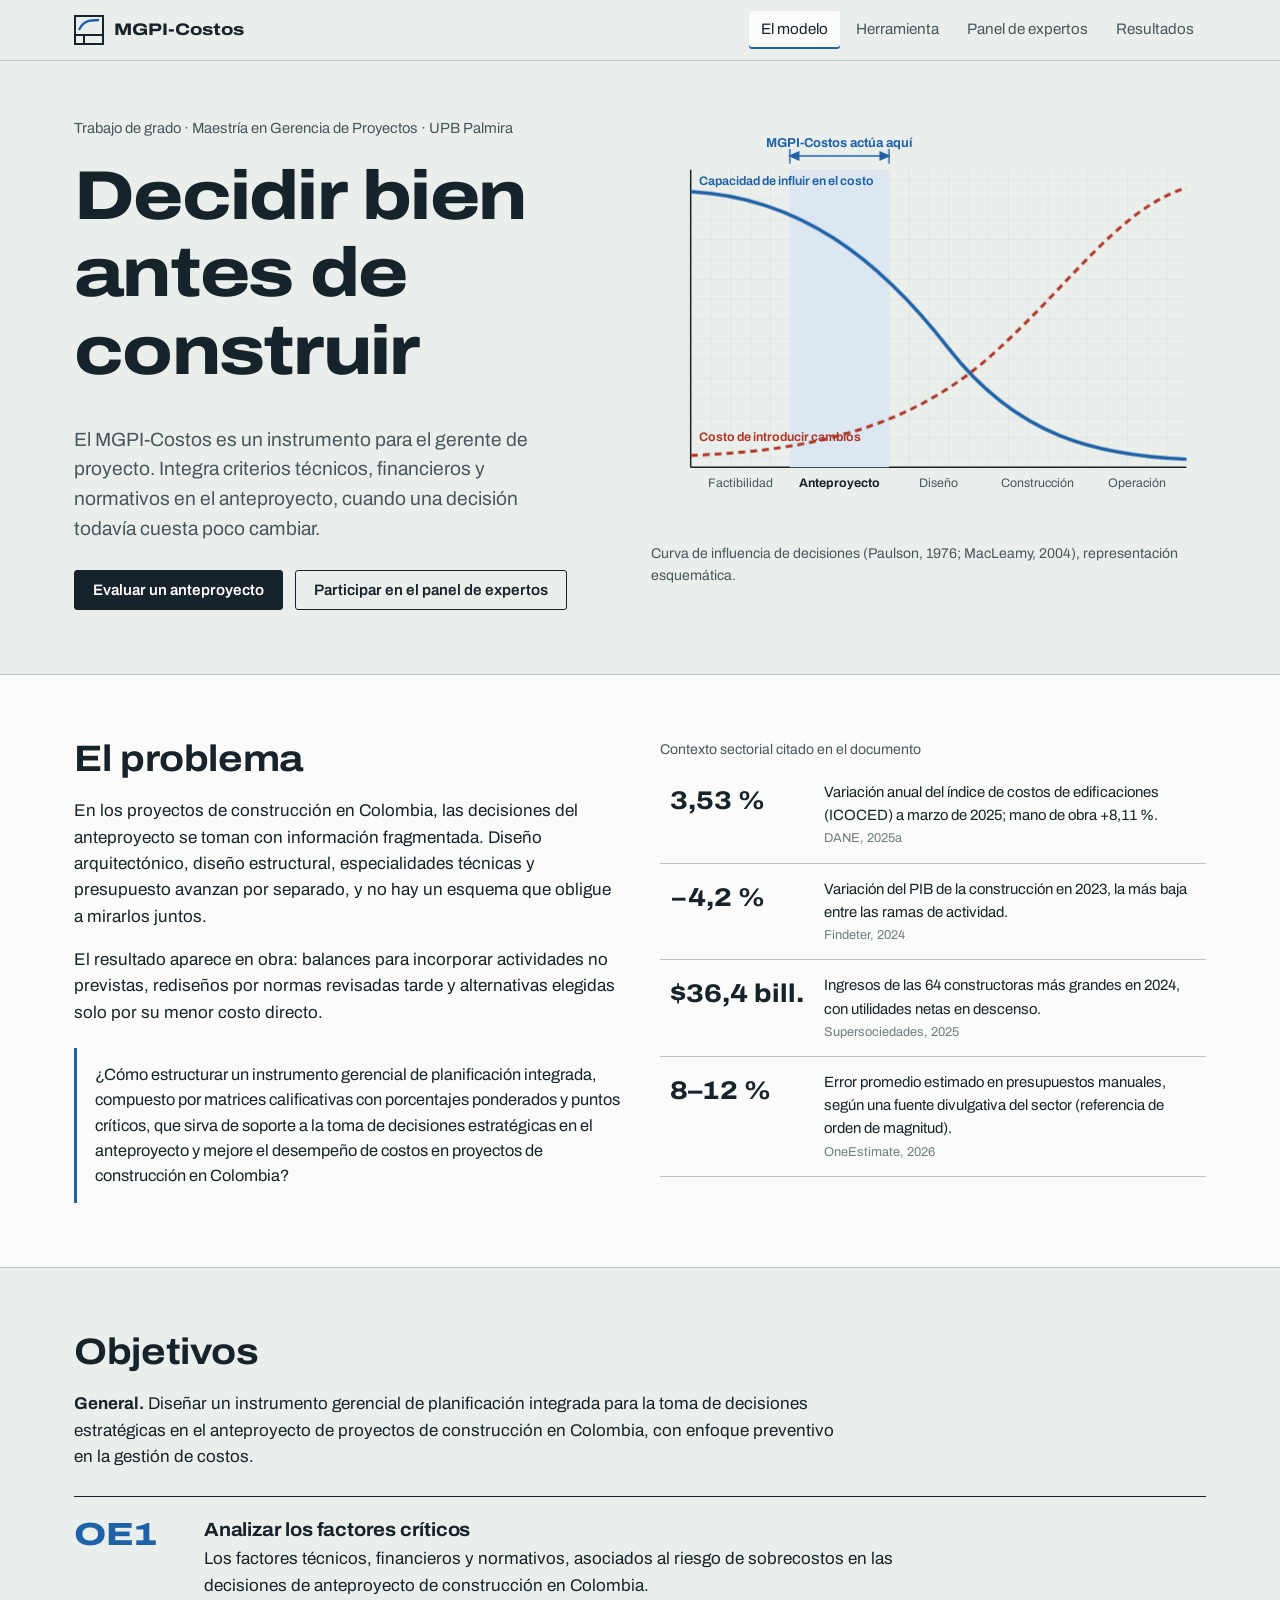
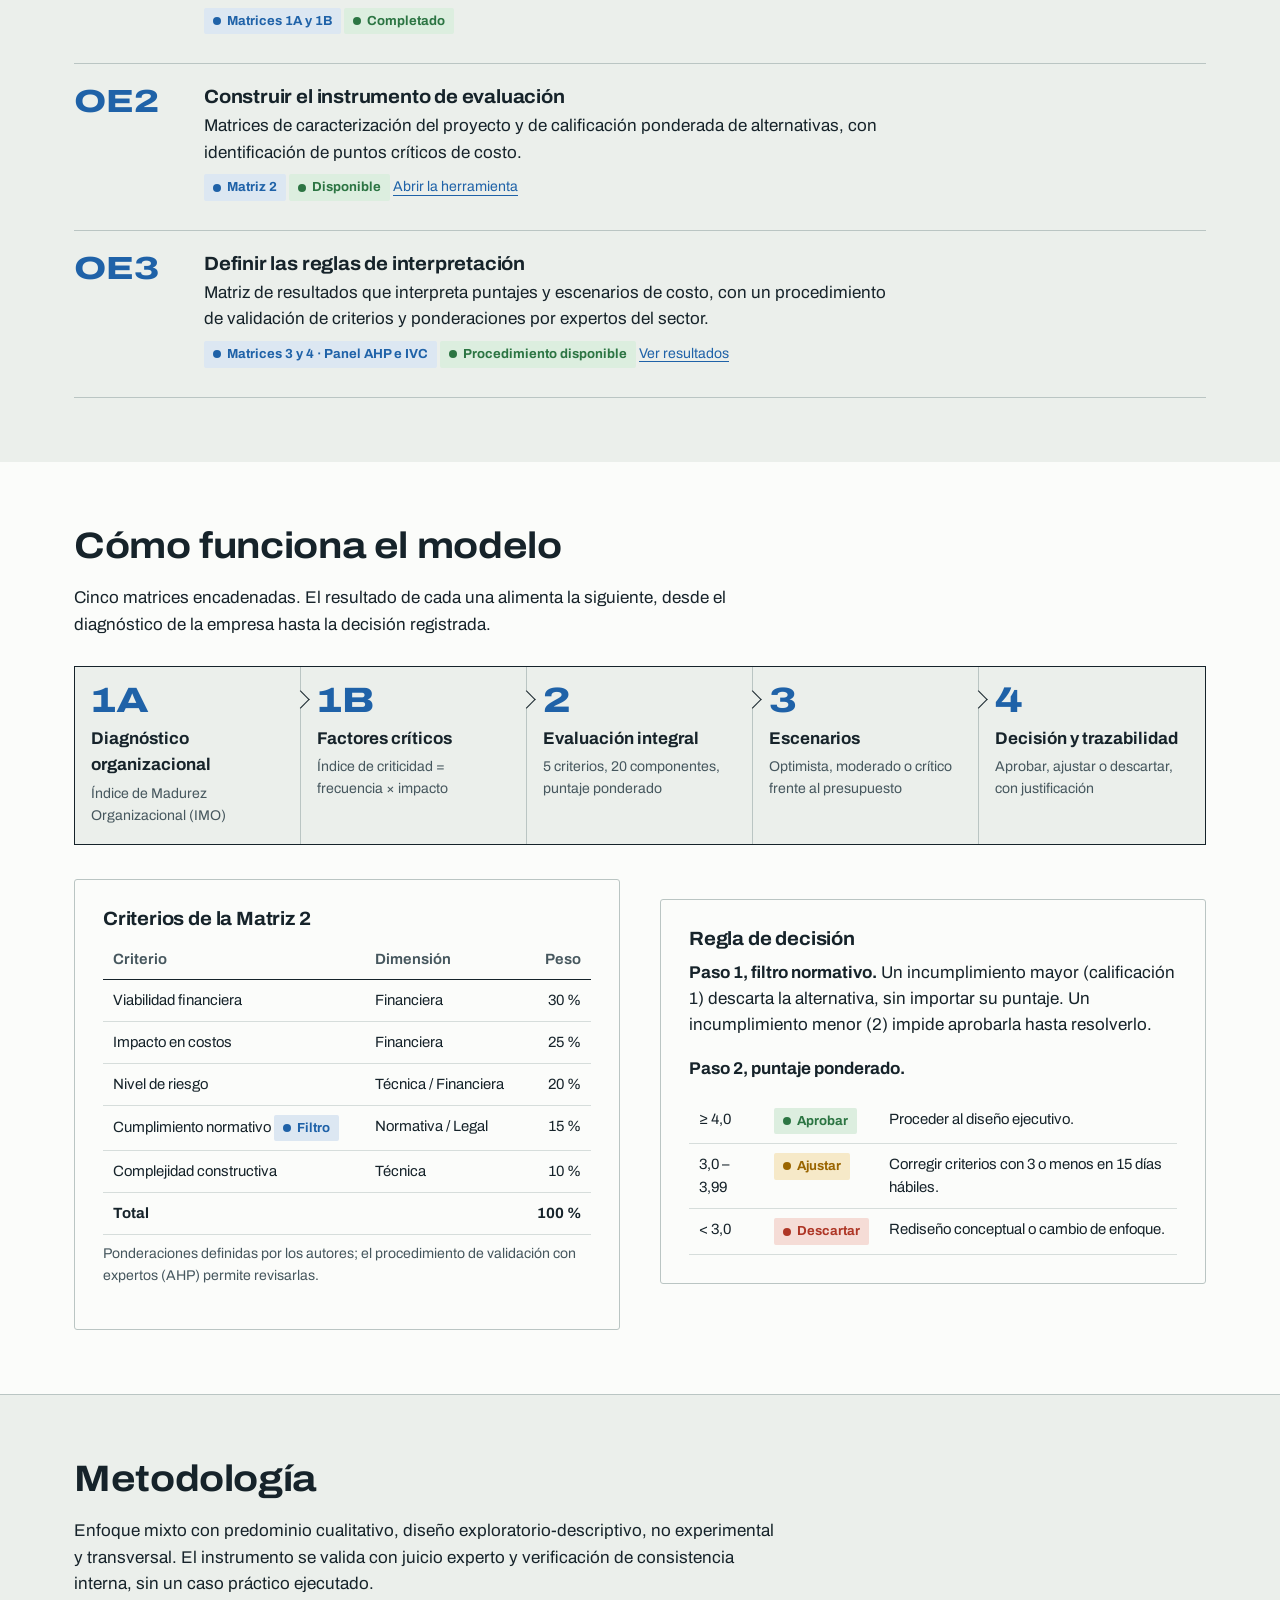
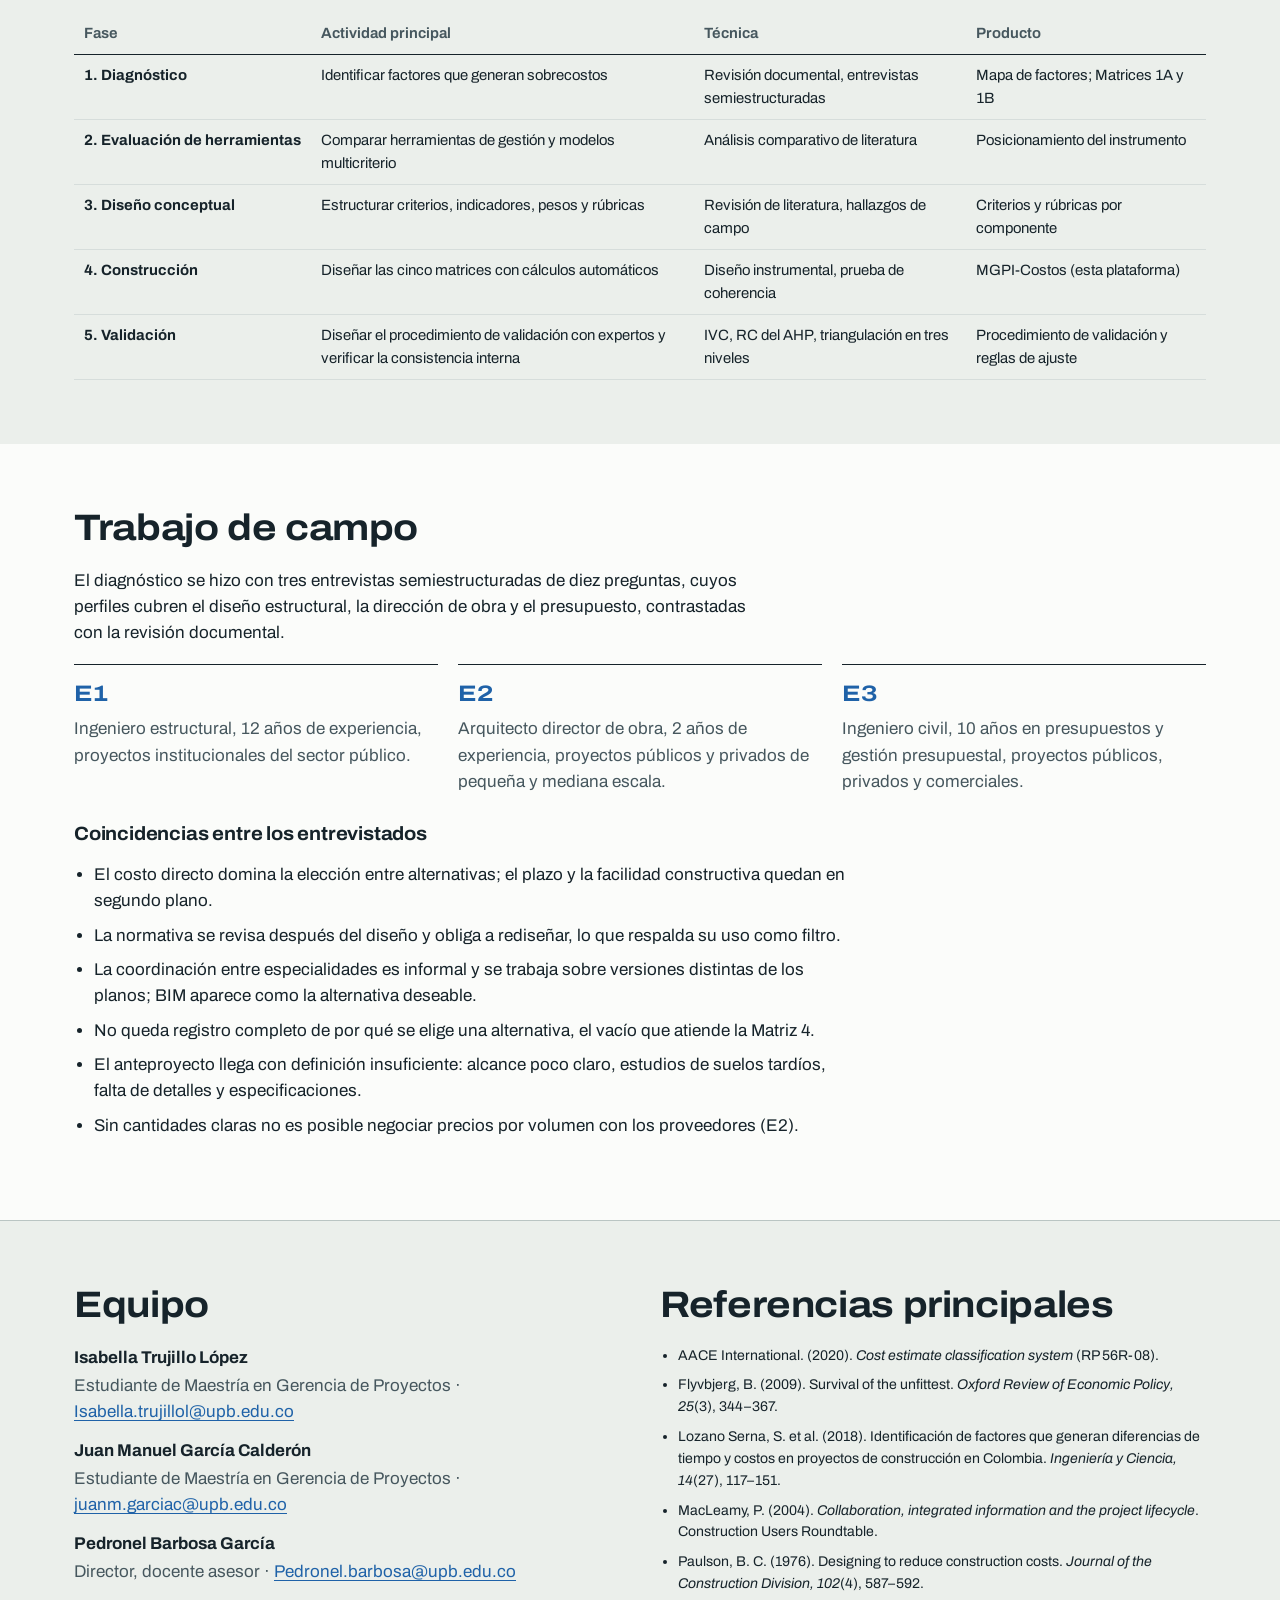
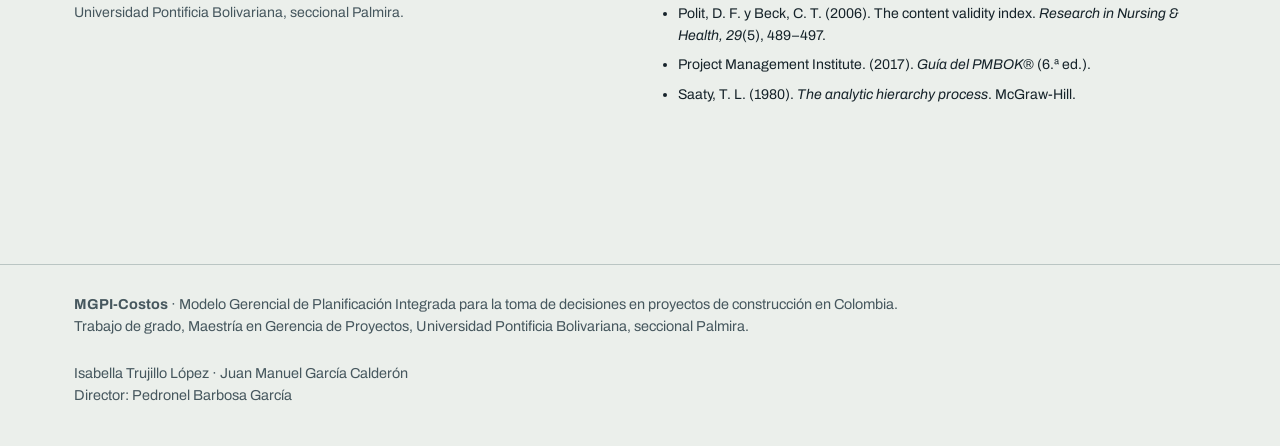
<file: index.html>
<!doctype html>
<html lang="es">
<head>
<meta charset="utf-8">
<meta name="viewport" content="width=device-width,initial-scale=1">
<title>MGPI-Costos · Modelo gerencial para decidir en el anteproyecto</title>
<meta name="description" content="Instrumento gerencial de planificación integrada para la toma de decisiones en el anteproyecto de proyectos de construcción en Colombia. Trabajo de grado, Maestría en Gerencia de Proyectos, UPB Palmira.">
<meta property="og:title" content="MGPI-Costos · Decidir bien antes de construir">
<meta property="og:description" content="Cinco matrices que integran criterios técnicos, financieros y normativos en el anteproyecto.">
<link rel="icon" href="/assets/favicon.svg" type="image/svg+xml">
<link rel="stylesheet" href="/assets/style.css">
<link rel="stylesheet" href="/assets/home.css">
</head>
<body data-page="inicio">
<main>

<section class="hero">
  <div class="wrap hero-grid">
    <div class="hero-text">
      <p class="kicker">Trabajo de grado · Maestría en Gerencia de Proyectos · UPB Palmira</p>
      <h1>Decidir bien antes de construir</h1>
      <p class="lead">El MGPI-Costos es un instrumento para el gerente de proyecto. Integra criterios técnicos, financieros y normativos en el anteproyecto, cuando una decisión todavía cuesta poco cambiar.</p>
      <div class="cta">
        <a class="btn" href="/herramienta/">Evaluar un anteproyecto</a>
        <a class="btn ghost" href="/validacion/">Participar en el panel de expertos</a>
      </div>
    </div>
    <figure class="curve" aria-labelledby="curve-cap">
      <svg viewBox="0 0 560 400" role="img" aria-label="Curva de influencia de decisiones: la capacidad de influir en el costo cae a lo largo del proyecto mientras el costo de los cambios sube.">
        <defs><pattern id="g" width="20" height="20" patternUnits="userSpaceOnUse"><path d="M20 0H0V20" fill="none" stroke="#D6DDDB" stroke-width="1"/></pattern></defs>
        <rect x="40" y="30" width="500" height="300" fill="url(#g)"/>
        <line x1="40" y1="330" x2="540" y2="330" stroke="#16232A" stroke-width="1.5"/>
        <line x1="40" y1="30" x2="40" y2="330" stroke="#16232A" stroke-width="1.5"/>
        <!-- zona anteproyecto -->
        <rect class="zone" x="140" y="30" width="100" height="300" fill="#DCE7F2"/>
        <!-- cota -->
        <g class="cota" stroke="#1F62A8" stroke-width="1.4" fill="#1F62A8">
          <line x1="140" y1="16" x2="240" y2="16"/><line x1="140" y1="9" x2="140" y2="24"/><line x1="240" y1="9" x2="240" y2="24"/>
          <path d="M140 16l9-4v8z"/><path d="M240 16l-9-4v8z"/>
        </g>
        <path class="c1" d="M40 52 C 150 58, 230 120, 300 210 S 450 318, 540 322" fill="none" stroke="#1F62A8" stroke-width="3.5"/>
        <path class="c2" d="M40 318 C 160 314, 260 290, 340 220 S 470 70, 540 48" fill="none" stroke="#AE3626" stroke-width="3" stroke-dasharray="7 5"/>
        <g font-family="Archivo, sans-serif" font-size="12.5" fill="#46575E">
          <text x="90" y="350" text-anchor="middle">Factibilidad</text>
          <text x="190" y="350" text-anchor="middle" fill="#16232A" font-weight="700">Anteproyecto</text>
          <text x="290" y="350" text-anchor="middle">Diseño</text>
          <text x="390" y="350" text-anchor="middle">Construcción</text>
          <text x="490" y="350" text-anchor="middle">Operación</text>
          <text x="190" y="7" text-anchor="middle" fill="#1F62A8" font-weight="700" font-size="13">MGPI-Costos actúa aquí</text>
          <text class="lab1" x="48" y="45" fill="#1F62A8" font-weight="650">Capacidad de influir en el costo</text>
          <text class="lab2" x="48" y="304" fill="#AE3626" font-weight="650">Costo de introducir cambios</text>
        </g>
      </svg>
      <figcaption id="curve-cap" class="small muted">Curva de influencia de decisiones (Paulson, 1976; MacLeamy, 2004), representación esquemática.</figcaption>
    </figure>
  </div>
</section>

<section class="band" id="problema">
  <div class="wrap two">
    <div>
      <h2>El problema</h2>
      <p>En los proyectos de construcción en Colombia, las decisiones del anteproyecto se toman con información fragmentada. Diseño arquitectónico, diseño estructural, especialidades técnicas y presupuesto avanzan por separado, y no hay un esquema que obligue a mirarlos juntos.</p>
      <p>El resultado aparece en obra: balances para incorporar actividades no previstas, rediseños por normas revisadas tarde y alternativas elegidas solo por su menor costo directo.</p>
      <blockquote class="q">¿Cómo estructurar un instrumento gerencial de planificación integrada, compuesto por matrices calificativas con porcentajes ponderados y puntos críticos, que sirva de soporte a la toma de decisiones estratégicas en el anteproyecto y mejore el desempeño de costos en proyectos de construcción en Colombia?</blockquote>
    </div>
    <div>
      <table class="tbl facts">
        <caption class="small muted">Contexto sectorial citado en el documento</caption>
        <tbody>
          <tr><td class="fig num">3,53 %</td><td>Variación anual del índice de costos de edificaciones (ICOCED) a marzo de 2025; mano de obra +8,11 %. <span class="src">DANE, 2025a</span></td></tr>
          <tr><td class="fig num">−4,2 %</td><td>Variación del PIB de la construcción en 2023, la más baja entre las ramas de actividad. <span class="src">Findeter, 2024</span></td></tr>
          <tr><td class="fig num">$36,4 bill.</td><td>Ingresos de las 64 constructoras más grandes en 2024, con utilidades netas en descenso. <span class="src">Supersociedades, 2025</span></td></tr>
          <tr><td class="fig num">8–12 %</td><td>Error promedio estimado en presupuestos manuales, según una fuente divulgativa del sector (referencia de orden de magnitud). <span class="src">OneEstimate, 2026</span></td></tr>
        </tbody>
      </table>
    </div>
  </div>
</section>

<section class="wrap sec" id="objetivos">
  <h2>Objetivos</h2>
  <p class="general"><strong>General.</strong> Diseñar un instrumento gerencial de planificación integrada para la toma de decisiones estratégicas en el anteproyecto de proyectos de construcción en Colombia, con enfoque preventivo en la gestión de costos.</p>
  <ol class="oe">
    <li><div class="oe-n">OE1</div><div><h3>Analizar los factores críticos</h3><p>Los factores técnicos, financieros y normativos, asociados al riesgo de sobrecostos en las decisiones de anteproyecto de construcción en Colombia.</p><p class="small"><span class="tag info">Matrices 1A y 1B</span> <span class="tag ok">Completado</span></p></div></li>
    <li><div class="oe-n">OE2</div><div><h3>Construir el instrumento de evaluación</h3><p>Matrices de caracterización del proyecto y de calificación ponderada de alternativas, con identificación de puntos críticos de costo.</p><p class="small"><span class="tag info">Matriz 2</span> <span class="tag ok">Disponible</span> <a href="/herramienta/">Abrir la herramienta</a></p></div></li>
    <li><div class="oe-n">OE3</div><div><h3>Definir las reglas de interpretación</h3><p>Matriz de resultados que interpreta puntajes y escenarios de costo, con un procedimiento de validación de criterios y ponderaciones por expertos del sector.</p><p class="small"><span class="tag info">Matrices 3 y 4 · Panel AHP e IVC</span> <span class="tag ok">Procedimiento disponible</span> <a href="/resultados/">Ver resultados</a></p></div></li>
  </ol>
</section>

<section class="band" id="modelo">
  <div class="wrap">
    <h2>Cómo funciona el modelo</h2>
    <p>Cinco matrices encadenadas. El resultado de cada una alimenta la siguiente, desde el diagnóstico de la empresa hasta la decisión registrada.</p>
    <ol class="flow">
      <li><b>1A</b><span>Diagnóstico organizacional</span><em>Índice de Madurez Organizacional (IMO)</em></li>
      <li><b>1B</b><span>Factores críticos</span><em>Índice de criticidad = frecuencia × impacto</em></li>
      <li><b>2</b><span>Evaluación integral</span><em>5 criterios, 20 componentes, puntaje ponderado</em></li>
      <li><b>3</b><span>Escenarios</span><em>Optimista, moderado o crítico frente al presupuesto</em></li>
      <li><b>4</b><span>Decisión y trazabilidad</span><em>Aprobar, ajustar o descartar, con justificación</em></li>
    </ol>
    <div class="two" style="margin-top:34px">
      <div class="sheet">
        <h3>Criterios de la Matriz 2</h3>
        <table class="tbl"><thead><tr><th>Criterio</th><th>Dimensión</th><th class="r">Peso</th></tr></thead><tbody id="crit-table"></tbody></table>
        <p class="small muted" style="margin-top:8px">Ponderaciones definidas por los autores; el procedimiento de validación con expertos (AHP) permite revisarlas.</p>
      </div>
      <div class="sheet">
        <h3>Regla de decisión</h3>
        <p><strong>Paso 1, filtro normativo.</strong> Un incumplimiento mayor (calificación 1) descarta la alternativa, sin importar su puntaje. Un incumplimiento menor (2) impide aprobarla hasta resolverlo.</p>
        <p><strong>Paso 2, puntaje ponderado.</strong></p>
        <table class="tbl"><tbody>
          <tr><td class="num">≥ 4,0</td><td><span class="tag ok">Aprobar</span></td><td>Proceder al diseño ejecutivo.</td></tr>
          <tr><td class="num">3,0 – 3,99</td><td><span class="tag warn">Ajustar</span></td><td>Corregir criterios con 3 o menos en 15 días hábiles.</td></tr>
          <tr><td class="num">&lt; 3,0</td><td><span class="tag bad">Descartar</span></td><td>Rediseño conceptual o cambio de enfoque.</td></tr>
        </tbody></table>
      </div>
    </div>
  </div>
</section>

<section class="wrap sec" id="metodologia">
  <h2>Metodología</h2>
  <p>Enfoque mixto con predominio cualitativo, diseño exploratorio-descriptivo, no experimental y transversal. El instrumento se valida con juicio experto y verificación de consistencia interna, sin un caso práctico ejecutado.</p>
  <div class="scroll-x"><table class="tbl phases">
    <thead><tr><th>Fase</th><th>Actividad principal</th><th>Técnica</th><th>Producto</th></tr></thead>
    <tbody>
      <tr><td><strong>1. Diagnóstico</strong></td><td>Identificar factores que generan sobrecostos</td><td>Revisión documental, entrevistas semiestructuradas</td><td>Mapa de factores; Matrices 1A y 1B</td></tr>
      <tr><td><strong>2. Evaluación de herramientas</strong></td><td>Comparar herramientas de gestión y modelos multicriterio</td><td>Análisis comparativo de literatura</td><td>Posicionamiento del instrumento</td></tr>
      <tr><td><strong>3. Diseño conceptual</strong></td><td>Estructurar criterios, indicadores, pesos y rúbricas</td><td>Revisión de literatura, hallazgos de campo</td><td>Criterios y rúbricas por componente</td></tr>
      <tr><td><strong>4. Construcción</strong></td><td>Diseñar las cinco matrices con cálculos automáticos</td><td>Diseño instrumental, prueba de coherencia</td><td>MGPI-Costos (esta plataforma)</td></tr>
      <tr><td><strong>5. Validación</strong></td><td>Diseñar el procedimiento de validación con expertos y verificar la consistencia interna</td><td>IVC, RC del AHP, triangulación en tres niveles</td><td>Procedimiento de validación y reglas de ajuste</td></tr>
    </tbody>
  </table></div>
</section>

<section class="band" id="campo">
  <div class="wrap">
    <h2>Trabajo de campo</h2>
    <p>El diagnóstico se hizo con tres entrevistas semiestructuradas de diez preguntas, cuyos perfiles cubren el diseño estructural, la dirección de obra y el presupuesto, contrastadas con la revisión documental.</p>
    <div class="three">
      <div class="who"><b>E1</b><p>Ingeniero estructural, 12 años de experiencia, proyectos institucionales del sector público.</p></div>
      <div class="who"><b>E2</b><p>Arquitecto director de obra, 2 años de experiencia, proyectos públicos y privados de pequeña y mediana escala.</p></div>
      <div class="who"><b>E3</b><p>Ingeniero civil, 10 años en presupuestos y gestión presupuestal, proyectos públicos, privados y comerciales.</p></div>
    </div>
    <h3 style="margin-top:28px">Coincidencias entre los entrevistados</h3>
    <ul class="findings">
      <li>El costo directo domina la elección entre alternativas; el plazo y la facilidad constructiva quedan en segundo plano.</li>
      <li>La normativa se revisa después del diseño y obliga a rediseñar, lo que respalda su uso como filtro.</li>
      <li>La coordinación entre especialidades es informal y se trabaja sobre versiones distintas de los planos; BIM aparece como la alternativa deseable.</li>
      <li>No queda registro completo de por qué se elige una alternativa, el vacío que atiende la Matriz 4.</li>
      <li>El anteproyecto llega con definición insuficiente: alcance poco claro, estudios de suelos tardíos, falta de detalles y especificaciones.</li>
      <li>Sin cantidades claras no es posible negociar precios por volumen con los proveedores (E2).</li>
    </ul>
  </div>
</section>

<section class="wrap sec" id="equipo">
  <div class="two">
    <div>
      <h2>Equipo</h2>
      <dl class="team">
        <dt>Isabella Trujillo López</dt><dd>Estudiante de Maestría en Gerencia de Proyectos · <a href="mailto:Isabella.trujillol@upb.edu.co">Isabella.trujillol@upb.edu.co</a></dd>
        <dt>Juan Manuel García Calderón</dt><dd>Estudiante de Maestría en Gerencia de Proyectos · <a href="mailto:juanm.garciac@upb.edu.co">juanm.garciac@upb.edu.co</a></dd>
        <dt>Pedronel Barbosa García</dt><dd>Director, docente asesor · <a href="mailto:Pedronel.barbosa@upb.edu.co">Pedronel.barbosa@upb.edu.co</a></dd>
      </dl>
      <p class="small muted">Universidad Pontificia Bolivariana, seccional Palmira.</p>
    </div>
    <div>
      <h2>Referencias principales</h2>
      <ul class="refs small">
        <li>AACE International. (2020). <em>Cost estimate classification system</em> (RP 56R-08).</li>
        <li>Flyvbjerg, B. (2009). Survival of the unfittest. <em>Oxford Review of Economic Policy, 25</em>(3), 344–367.</li>
        <li>Lozano Serna, S. et al. (2018). Identificación de factores que generan diferencias de tiempo y costos en proyectos de construcción en Colombia. <em>Ingeniería y Ciencia, 14</em>(27), 117–151.</li>
        <li>MacLeamy, P. (2004). <em>Collaboration, integrated information and the project lifecycle</em>. Construction Users Roundtable.</li>
        <li>Paulson, B. C. (1976). Designing to reduce construction costs. <em>Journal of the Construction Division, 102</em>(4), 587–592.</li>
        <li>Polit, D. F. y Beck, C. T. (2006). The content validity index. <em>Research in Nursing &amp; Health, 29</em>(5), 489–497.</li>
        <li>Project Management Institute. (2017). <em>Guía del PMBOK®</em> (6.ª ed.).</li>
        <li>Saaty, T. L. (1980). <em>The analytic hierarchy process</em>. McGraw-Hill.</li>
      </ul>
    </div>
  </div>
</section>

</main>
<script src="/assets/data.js"></script>
<script src="/assets/common.js"></script>
<script>
document.getElementById("crit-table").innerHTML = MGPI.criterios.map(c =>
  `<tr><td>${c.nombre}${c.filtro ? ' <span class="tag info">Filtro</span>' : ''}</td><td>${c.dim}</td><td class="r num">${c.peso} %</td></tr>`).join("") +
  `<tr class="total"><td>Total</td><td></td><td class="r num">100 %</td></tr>`;
</script>
</body>
</html>
</file>
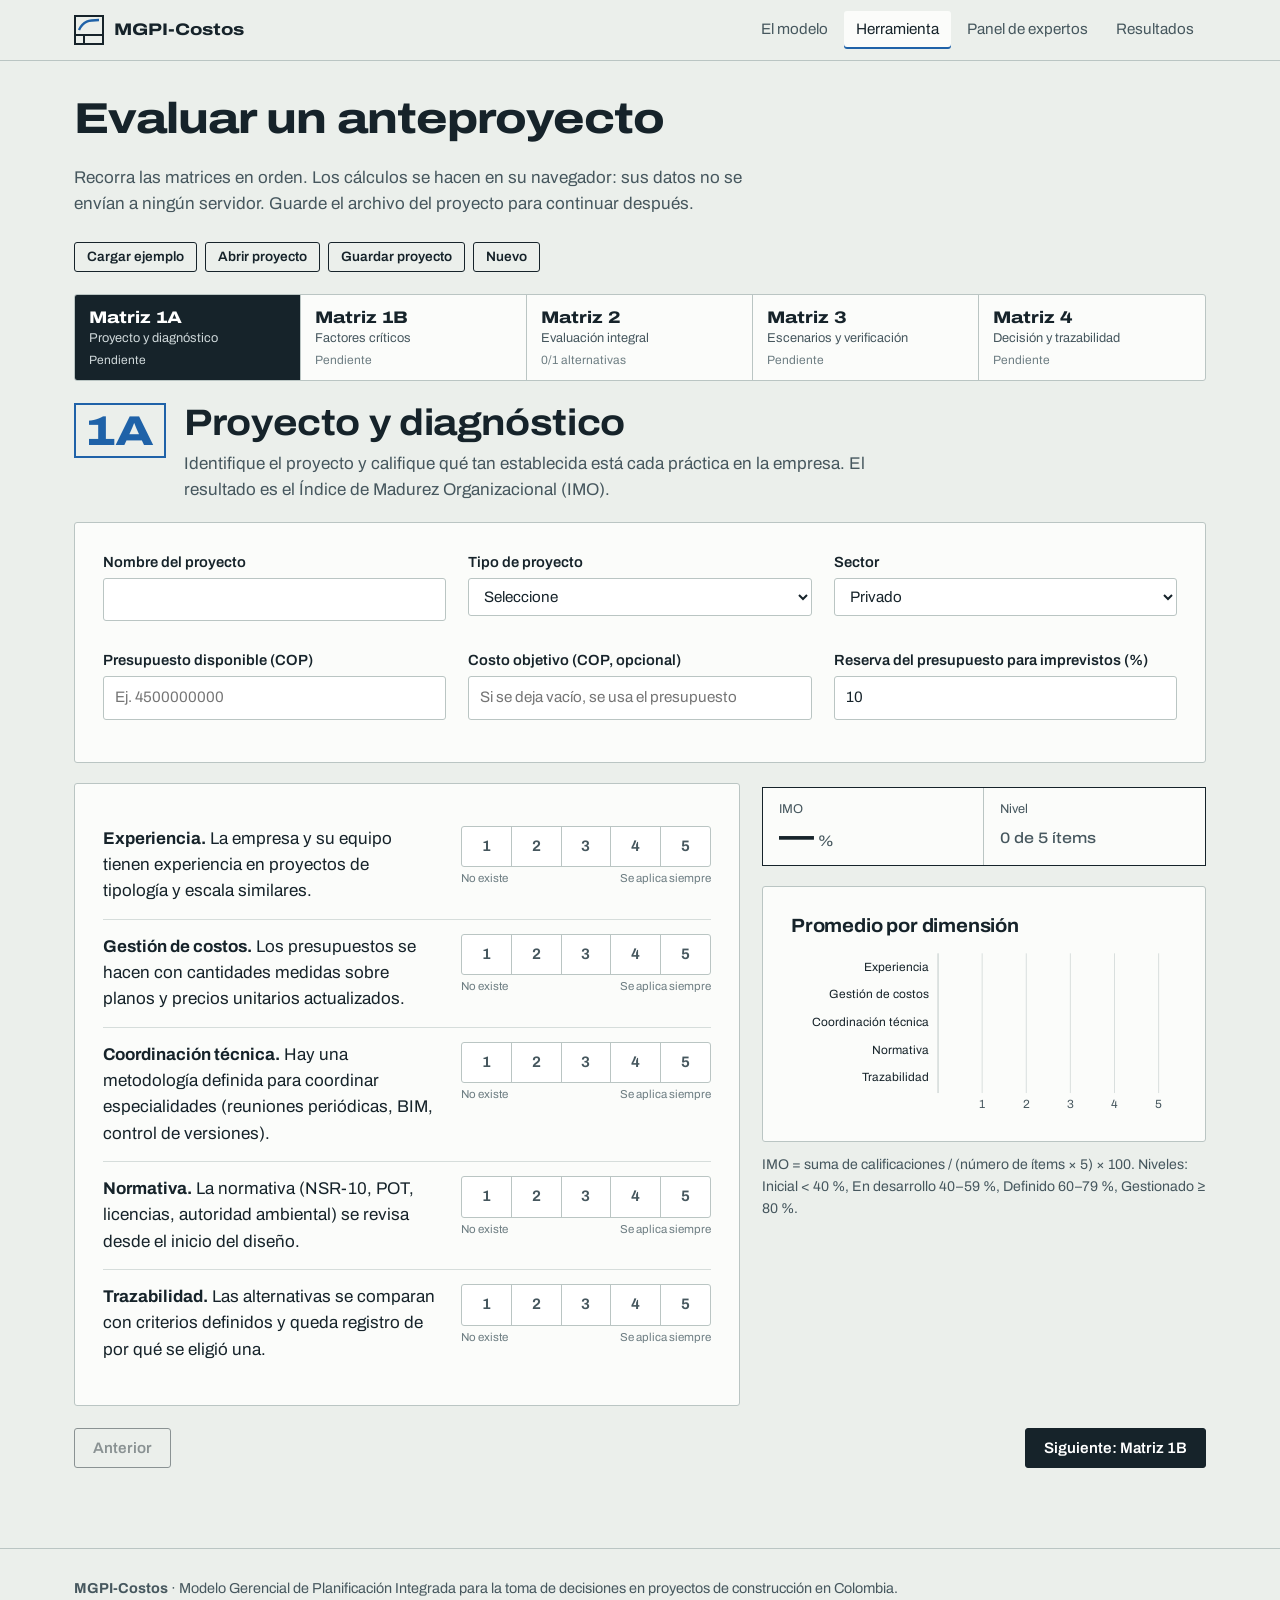
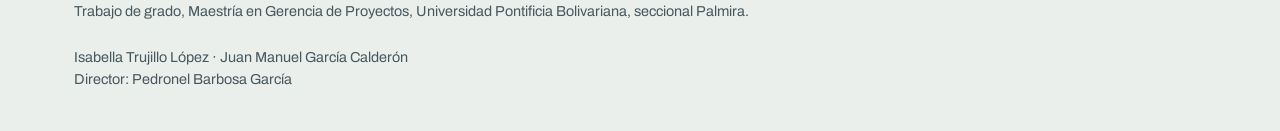
<file: herramienta/index.html>
<!doctype html>
<html lang="es">
<head>
<meta charset="utf-8">
<meta name="viewport" content="width=device-width,initial-scale=1">
<title>Herramienta MGPI-Costos · Evaluación del anteproyecto</title>
<meta name="description" content="Evalúe su anteproyecto con las cinco matrices del MGPI-Costos: diagnóstico, factores críticos, evaluación integral, escenarios y decisión.">
<link rel="icon" href="/assets/favicon.svg" type="image/svg+xml">
<link rel="stylesheet" href="/assets/style.css">
<link rel="stylesheet" href="/assets/tool.css">
</head>
<body data-page="herramienta">

<main class="wrap tool">
  <div class="tool-head no-print">
    <div>
      <h1 class="tool-title">Evaluar un anteproyecto</h1>
      <p class="muted">Recorra las matrices en orden. Los cálculos se hacen en su navegador: sus datos no se envían a ningún servidor. Guarde el archivo del proyecto para continuar después.</p>
    </div>
    <div class="tool-actions">
      <button class="btn ghost sm" id="btn-ejemplo">Cargar ejemplo</button>
      <button class="btn ghost sm" id="btn-abrir">Abrir proyecto</button>
      <button class="btn ghost sm" id="btn-guardar">Guardar proyecto</button>
      <button class="btn ghost sm" id="btn-nuevo">Nuevo</button>
      <input type="file" id="file-in" accept=".json,application/json" hidden>
    </div>
  </div>

  <ol class="stepper no-print" id="stepper" aria-label="Matrices del instrumento"></ol>

  <section id="view" aria-live="polite"></section>

  <div class="step-nav no-print">
    <button class="btn ghost" id="prev">Anterior</button>
    <button class="btn" id="next">Siguiente</button>
  </div>
</main>

<script src="/assets/data.js"></script>
<script src="/assets/common.js"></script>
<script src="/assets/tool.js"></script>
</body>
</html>
</file>
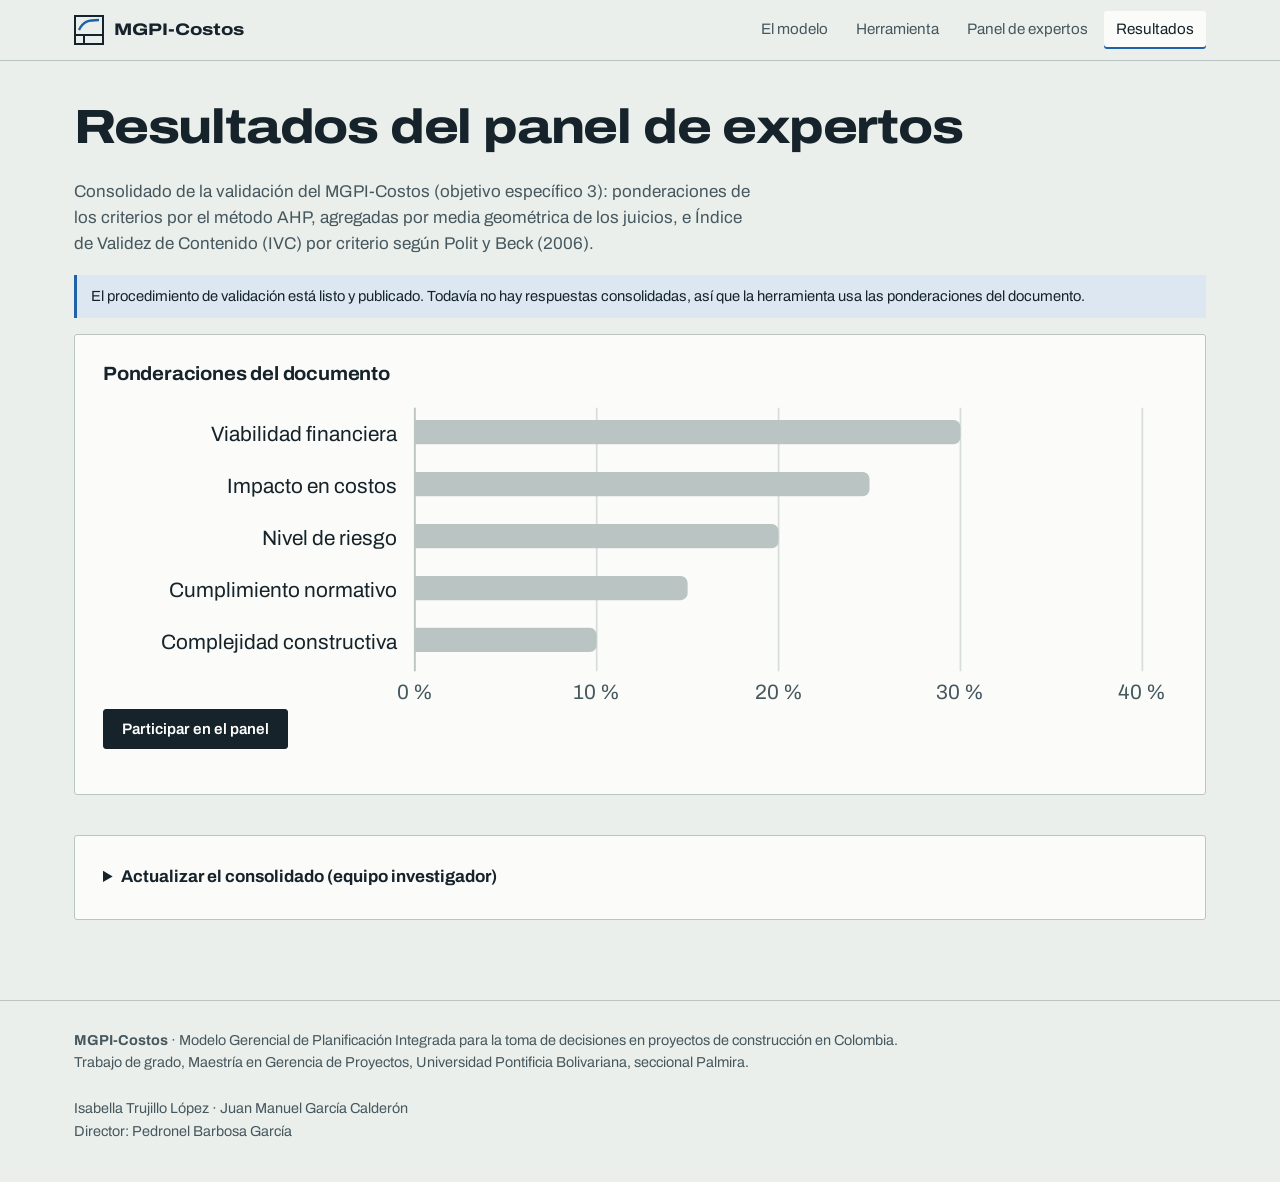
<file: resultados/index.html>
<!doctype html>
<html lang="es">
<head>
<meta charset="utf-8">
<meta name="viewport" content="width=device-width,initial-scale=1">
<title>Resultados del panel de expertos · MGPI-Costos</title>
<meta name="description" content="Ponderaciones AHP consolidadas e Índice de Validez de Contenido del MGPI-Costos.">
<link rel="icon" href="/assets/favicon.svg" type="image/svg+xml">
<link rel="stylesheet" href="/assets/style.css">
<link rel="stylesheet" href="/assets/tool.css">
<style>
.res{padding-top:40px}
.res h1{font-size:clamp(2rem,4vw,3rem)}
.ivc-ok{color:var(--ok);font-weight:700}.ivc-bad{color:var(--bad);font-weight:700}
.upd{margin-top:40px}
</style>
</head>
<body data-page="resultados">
<main class="wrap res">
  <h1>Resultados del panel de expertos</h1>
  <p class="muted" style="max-width:68ch">Consolidado de la validación del MGPI-Costos (objetivo específico 3): ponderaciones de los criterios por el método AHP, agregadas por media geométrica de los juicios, e Índice de Validez de Contenido (IVC) por criterio según Polit y Beck (2006).</p>
  <div id="out"><p class="empty">Cargando resultados…</p></div>

  <details class="sheet upd no-print">
    <summary><strong>Actualizar el consolidado (equipo investigador)</strong></summary>
    <p class="small" style="margin-top:12px">En Netlify, abra el proyecto, vaya a <em>Forms</em> → <em>panel-expertos</em> y descargue las respuestas en CSV. Cárguelo aquí para calcular el consolidado. Luego descargue <code>resultados.json</code> para publicarlo en el sitio.</p>
    <input type="file" id="csv" accept=".csv,text/csv">
    <div id="calc-msg" class="small" style="margin-top:8px"></div>
    <button class="btn sm" id="dl" hidden style="margin-top:10px">Descargar resultados.json</button>
  </details>
</main>
<script src="/assets/data.js"></script>
<script src="/assets/common.js"></script>
<script src="/assets/ahp.js"></script>
<script src="/assets/resultados.js"></script>
</body>
</html>
</file>
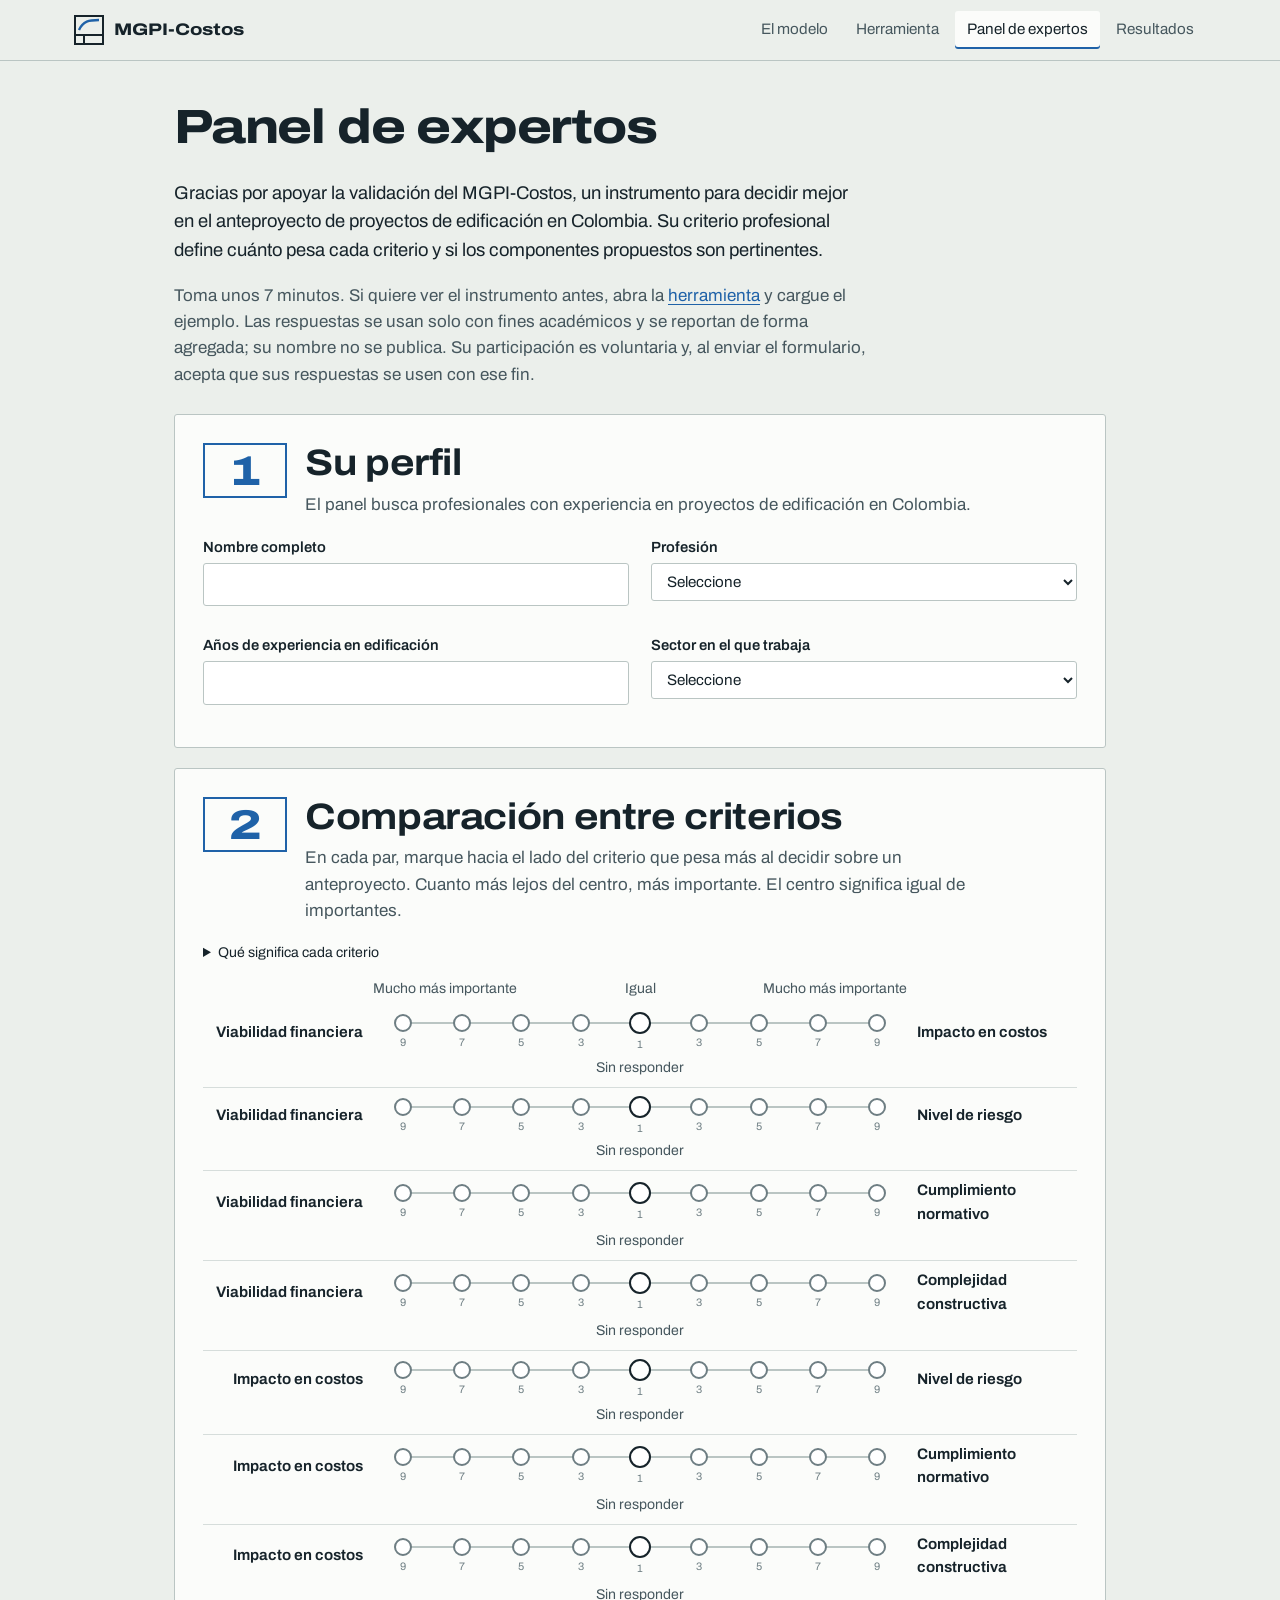
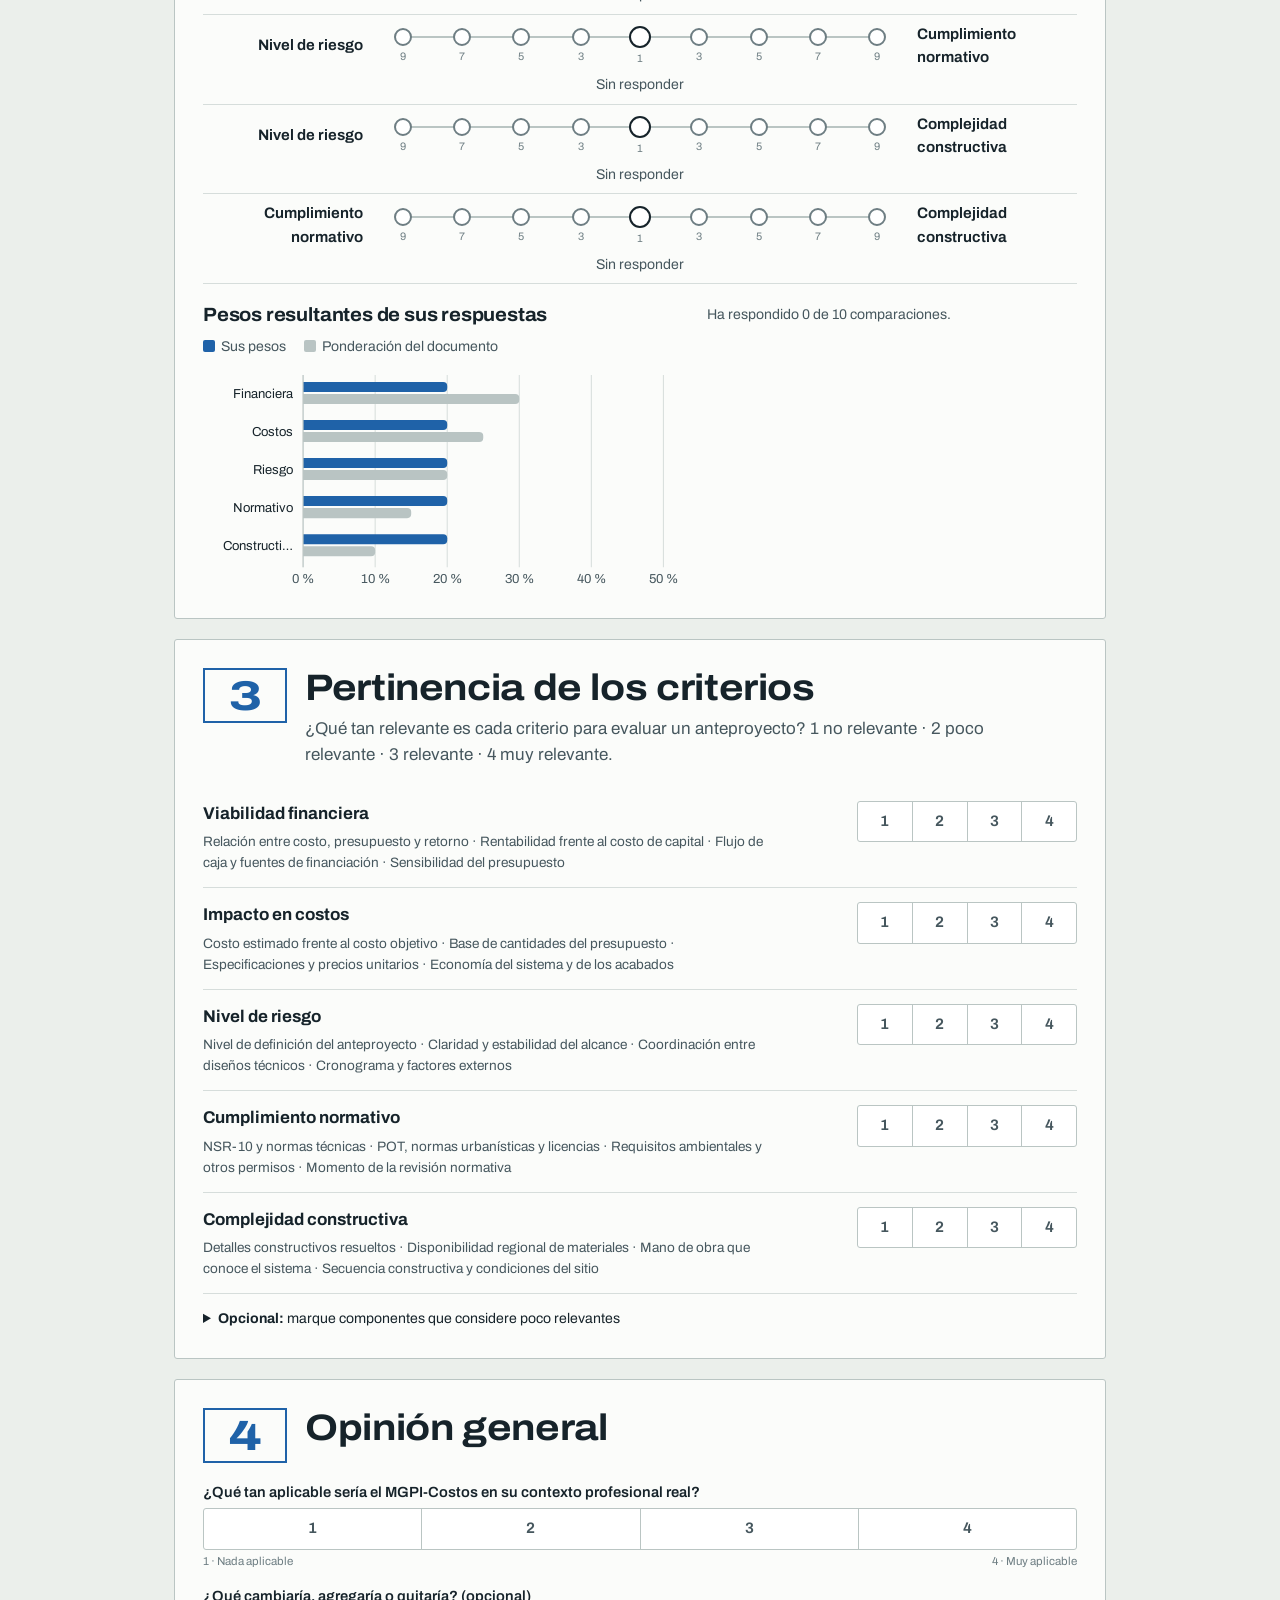
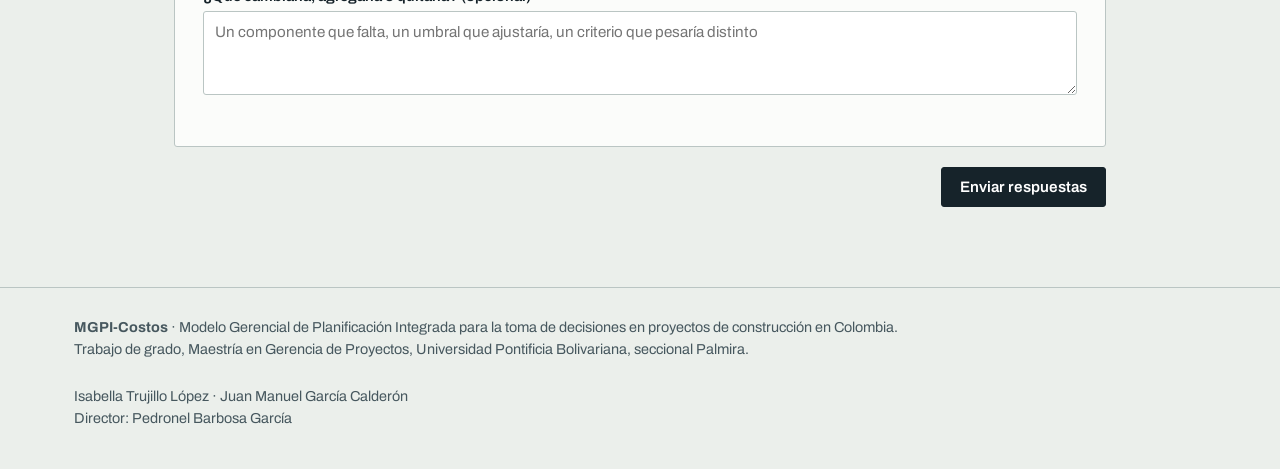
<file: validacion/index.html>
<!doctype html>
<html lang="es">
<head>
<meta charset="utf-8">
<meta name="viewport" content="width=device-width,initial-scale=1">
<title>Panel de expertos · Validación del MGPI-Costos</title>
<meta name="description" content="Formulario de validación del MGPI-Costos: comparación por pares (AHP) de los cinco criterios e Índice de Validez de Contenido.">
<link rel="icon" href="/assets/favicon.svg" type="image/svg+xml">
<link rel="stylesheet" href="/assets/style.css">
<link rel="stylesheet" href="/assets/tool.css">
<link rel="stylesheet" href="/assets/panel.css">
</head>
<body data-page="validacion">

<!-- Formulario estático para que Netlify detecte los campos -->
<form name="panel-expertos" data-netlify="true" netlify-honeypot="bot-field" hidden>
  <input name="bot-field"><input name="nombre"><input name="profesion"><input name="anios">
  <input name="sector"><textarea name="componentes_marcados"></textarea><textarea name="ahp_juicios"></textarea>
  <textarea name="ahp_pesos"></textarea><input name="ahp_rc"><textarea name="ivc"></textarea><input name="aplicabilidad">
  <textarea name="comentarios"></textarea><input name="fecha">
</form>

<main class="wrap panel">
  <div class="panel-intro">
    <h1>Panel de expertos</h1>
    <p class="lead">Gracias por apoyar la validación del MGPI-Costos, un instrumento para decidir mejor en el anteproyecto de proyectos de edificación en Colombia. Su criterio profesional define cuánto pesa cada criterio y si los componentes propuestos son pertinentes.</p>
    <p class="muted">Toma unos 7 minutos. Si quiere ver el instrumento antes, abra la <a href="/herramienta/" target="_blank" rel="noopener">herramienta</a> y cargue el ejemplo. Las respuestas se usan solo con fines académicos y se reportan de forma agregada; su nombre no se publica. Su participación es voluntaria y, al enviar el formulario, acepta que sus respuestas se usen con ese fin.</p>
  </div>

  <form id="pf" novalidate>
    <section class="sheet psec">
      <div class="m-head"><div class="m-code">1</div><div><h2>Su perfil</h2><p>El panel busca profesionales con experiencia en proyectos de edificación en Colombia.</p></div></div>
      <div class="grid2">
        <div class="field"><label for="nombre">Nombre completo</label><input id="nombre" name="nombre" type="text" required autocomplete="name"></div>
        <div class="field"><label for="profesion">Profesión</label><select id="profesion" name="profesion" required>
          <option value="">Seleccione</option><option>Arquitecto(a)</option><option>Ingeniero(a) civil</option><option>Ingeniero(a) estructural</option><option>Constructor(a) / Tecnólogo(a)</option><option>Economista / Administrador(a)</option><option>Otra</option></select></div>
        <div class="field"><label for="anios">Años de experiencia en edificación</label><input id="anios" name="anios" type="number" min="0" max="60" required></div>
        <div class="field"><label for="sector">Sector en el que trabaja</label><select id="sector" name="sector" required><option value="">Seleccione</option><option>Público</option><option>Privado</option><option>Público y privado</option></select></div>
      </div>
    </section>

    <section class="sheet psec">
      <div class="m-head"><div class="m-code">2</div><div><h2>Comparación entre criterios</h2>
        <p>En cada par, marque hacia el lado del criterio que pesa más al decidir sobre un anteproyecto. Cuanto más lejos del centro, más importante. El centro significa igual de importantes.</p></div></div>
      <details class="small" style="margin-bottom:14px"><summary>Qué significa cada criterio</summary><dl id="crit-def" class="defs"></dl></details>
      <div class="scale-key small muted"><span>Mucho más importante</span><span>Igual</span><span>Mucho más importante</span></div>
      <div id="pairs"></div>
      <div class="ahp-out">
        <div><h3>Pesos resultantes de sus respuestas</h3><div id="ahp-chart"></div></div>
        <div id="ahp-cr"></div>
      </div>
    </section>

    <section class="sheet psec">
      <div class="m-head"><div class="m-code">3</div><div><h2>Pertinencia de los criterios</h2>
        <p>¿Qué tan relevante es cada criterio para evaluar un anteproyecto? 1 no relevante · 2 poco relevante · 3 relevante · 4 muy relevante.</p></div></div>
      <div id="ivc"></div>
    </section>

    <section class="sheet psec">
      <div class="m-head"><div class="m-code">4</div><div><h2>Opinión general</h2></div></div>
      <div class="field"><label>¿Qué tan aplicable sería el MGPI-Costos en su contexto profesional real?</label>
        <div class="seg" id="aplic" role="group" aria-label="Aplicabilidad"></div>
        <div class="seg-labels"><span>1 · Nada aplicable</span><span>4 · Muy aplicable</span></div></div>
      <div class="field"><label for="comentarios">¿Qué cambiaría, agregaría o quitaría? (opcional)</label><textarea id="comentarios" name="comentarios" placeholder="Un componente que falta, un umbral que ajustaría, un criterio que pesaría distinto"></textarea></div>
    </section>

    <div class="submit-bar">
      <p id="form-msg" class="small" role="alert"></p>
      <button class="btn" type="submit" id="send">Enviar respuestas</button>
    </div>
  </form>

  <div id="thanks" class="sheet" hidden>
    <h2>Respuestas enviadas</h2>
    <p>Gracias por su tiempo. Sus respuestas quedaron registradas y se sumarán al consolidado del panel, que se publica en la página de <a href="/resultados/">resultados</a>.</p>
  </div>
</main>

<script src="/assets/data.js"></script>
<script src="/assets/common.js"></script>
<script src="/assets/ahp.js"></script>
<script src="/assets/panel.js"></script>
</body>
</html>
</file>
<file: assets/style.css>
@import url("https://fonts.googleapis.com/css2?family=Archivo:ital,wdth,wght@0,62..125,300..800;1,100,400&display=swap");

:root{
  --paper:#EBEFEB;
  --sheet:#FBFCFA;
  --ink:#16232A;
  --ink-2:#46575E;
  --ink-3:#6E7E83;
  --line:#BAC5C3;
  --line-soft:#D6DDDB;
  --blue:#1F62A8;
  --blue-soft:#DCE7F2;
  --ok:#2C7543; --ok-soft:#DCEEDF;
  --warn:#9A6500; --warn-soft:#F6E9C8;
  --bad:#AE3626; --bad-soft:#F5DCD6;
  --a1:#1F62A8; --a2:#D2731E; --a3:#14907A; --a4:#9A4FB3;
  --r:3px;
  --wrap:1180px;
  --f:"Archivo", system-ui, sans-serif;
}
*{box-sizing:border-box}
html{scroll-behavior:smooth}
@media (prefers-reduced-motion:reduce){html{scroll-behavior:auto}*{animation:none!important;transition:none!important}}
body{margin:0;background:var(--paper);color:var(--ink);font-family:var(--f);font-size:17px;line-height:1.55;font-variation-settings:"wdth" 100;-webkit-font-smoothing:antialiased}
img,svg{max-width:100%}
a{color:var(--blue);text-underline-offset:3px}
a:hover{color:var(--ink)}
:focus-visible{outline:3px solid var(--blue);outline-offset:2px}
.num,td,.tab{font-variant-numeric:tabular-nums}
h1,h2,h3,h4{font-family:var(--f);line-height:1.12;margin:0 0 .5em;font-weight:700;letter-spacing:-.01em}
h1{font-size:clamp(2.3rem,5.4vw,4.4rem);font-variation-settings:"wdth" 118;font-weight:780;letter-spacing:-.025em}
h2{font-size:clamp(1.6rem,3vw,2.3rem);font-variation-settings:"wdth" 112}
h3{font-size:1.2rem;font-variation-settings:"wdth" 105}
p{margin:0 0 1em;max-width:70ch}
.wrap{max-width:var(--wrap);margin:0 auto;padding:0 24px}
.muted{color:var(--ink-2)}
.small{font-size:.88rem}

/* ---------- header ---------- */
.top{position:sticky;top:0;z-index:20;background:rgba(235,239,235,.92);backdrop-filter:blur(6px);border-bottom:1px solid var(--line)}
.top .wrap{display:flex;align-items:center;gap:28px;height:60px}
.brand{display:flex;align-items:center;gap:10px;text-decoration:none;color:var(--ink);font-weight:760;font-variation-settings:"wdth" 120;font-size:1.05rem;white-space:nowrap}
.brand svg{flex:none}
.nav{display:flex;gap:4px;margin-left:auto;flex-wrap:wrap}
.nav a{color:var(--ink-2);text-decoration:none;padding:7px 12px;border-radius:var(--r);font-size:.95rem}
.nav a:hover{color:var(--ink);background:var(--sheet)}
.nav a[aria-current="page"]{color:var(--ink);background:var(--sheet);box-shadow:inset 0 -2px 0 var(--blue)}
.menu-btn{display:none;margin-left:auto;background:none;border:1px solid var(--line);border-radius:var(--r);padding:6px 10px;font:inherit;color:var(--ink)}
@media (max-width:820px){
  .menu-btn{display:block}
  .nav{display:none;position:absolute;top:60px;left:0;right:0;background:var(--paper);border-bottom:1px solid var(--line);padding:8px 16px 14px;flex-direction:column}
  .nav.open{display:flex}
}

/* ---------- buttons & forms ---------- */
.btn{display:inline-flex;align-items:center;gap:8px;font:inherit;font-weight:600;font-size:.95rem;padding:10px 18px;border-radius:var(--r);border:1px solid var(--ink);background:var(--ink);color:#fff;cursor:pointer;text-decoration:none;line-height:1.2}
.btn:hover{background:var(--blue);border-color:var(--blue);color:#fff}
.btn.ghost{background:transparent;color:var(--ink)}
.btn.ghost:hover{background:var(--sheet);color:var(--ink);border-color:var(--ink)}
.btn.sm{padding:6px 12px;font-size:.85rem}
.btn[disabled]{opacity:.45;cursor:not-allowed}
label{font-weight:600;font-size:.92rem;display:block;margin-bottom:4px}
input[type=text],input[type=number],input[type=email],select,textarea{font:inherit;font-size:.95rem;color:var(--ink);background:#fff;border:1px solid var(--line);border-radius:var(--r);padding:9px 11px;width:100%}
input:focus,select:focus,textarea:focus{border-color:var(--blue);outline:none;box-shadow:0 0 0 3px var(--blue-soft)}
textarea{min-height:84px;resize:vertical}
.field{margin-bottom:14px}
.grid2{display:grid;grid-template-columns:repeat(2,minmax(0,1fr));gap:14px 22px}
.grid3{display:grid;grid-template-columns:repeat(3,minmax(0,1fr));gap:14px 22px}
@media (max-width:720px){.grid2,.grid3{grid-template-columns:1fr}}

/* ---------- sheet (plan sheet with title block) ---------- */
.sheet{background:var(--sheet);border:1px solid var(--line);border-radius:var(--r);padding:28px}
.sheet + .sheet{margin-top:20px}
@media (max-width:600px){.sheet{padding:18px}}

/* ---------- status tags ---------- */
.tag{display:inline-flex;align-items:center;gap:6px;font-weight:700;font-size:.82rem;padding:3px 9px;border-radius:2px;white-space:nowrap}
.tag::before{content:"";width:8px;height:8px;border-radius:50%;background:currentColor}
.tag.ok{background:var(--ok-soft);color:var(--ok)}
.tag.warn{background:var(--warn-soft);color:var(--warn)}
.tag.bad{background:var(--bad-soft);color:var(--bad)}
.tag.info{background:var(--blue-soft);color:var(--blue)}
.tag.neutral{background:var(--line-soft);color:var(--ink-2)}

/* ---------- tables ---------- */
.tbl{width:100%;border-collapse:collapse;font-size:.93rem}
.tbl th{text-align:left;font-weight:650;color:var(--ink-2);border-bottom:1.5px solid var(--ink);padding:8px 10px;vertical-align:bottom}
.tbl td{border-bottom:1px solid var(--line-soft);padding:9px 10px;vertical-align:top}
.tbl td.r,.tbl th.r{text-align:right}
.tbl td.c,.tbl th.c{text-align:center}
.tbl tr.total td{border-top:1.5px solid var(--ink);font-weight:700}
.scroll-x{overflow-x:auto}

/* ---------- footer ---------- */
.foot{border-top:1px solid var(--line);margin-top:80px;padding:28px 0 40px;color:var(--ink-2);font-size:.9rem}
.foot .wrap{display:flex;gap:24px;flex-wrap:wrap;justify-content:space-between}

/* ---------- charts ---------- */
.chart{width:100%;display:block}
.chart text{font-family:var(--f);fill:var(--ink-2)}
.chart .axis{stroke:var(--line);stroke-width:1}
.chart .grid{stroke:var(--line-soft);stroke-width:1}
.legend{display:flex;flex-wrap:wrap;gap:6px 18px;font-size:.88rem;color:var(--ink-2);margin:6px 0 10px}
.legend span{display:inline-flex;align-items:center;gap:6px}
.legend i{width:12px;height:12px;border-radius:2px;display:inline-block}
.tip{position:fixed;pointer-events:none;background:var(--ink);color:#fff;font-size:.82rem;padding:6px 9px;border-radius:3px;z-index:50;max-width:260px;opacity:0;transition:opacity .1s}
.tip.on{opacity:1}

/* ---------- print ---------- */
@media print{
  body{background:#fff;font-size:11pt}
  .top,.foot,.no-print{display:none!important}
  .sheet{border:none;padding:0}
  .print-only{display:block!important}
  a{color:var(--ink);text-decoration:none}
}
.print-only{display:none}
</file>
<file: assets/home.css>
.hero{padding:56px 0 64px;border-bottom:1px solid var(--line)}
.hero-grid{display:grid;grid-template-columns:minmax(0,1fr) minmax(0,1.05fr);gap:48px;align-items:center}
.kicker{color:var(--ink-2);font-size:.92rem;margin-bottom:18px}
.hero h1{max-width:11ch}
.lead{font-size:1.2rem;color:var(--ink-2);max-width:46ch}
.cta{display:flex;gap:12px;flex-wrap:wrap;margin-top:26px}
.curve{margin:0}
.curve svg{width:100%;height:auto;display:block;overflow:visible}
.curve figcaption{margin-top:6px}
@media (max-width:900px){.hero-grid{grid-template-columns:1fr;gap:28px}.hero{padding-top:36px}}

/* animación única de entrada: se dibuja la curva */
.c1,.c2{stroke-dasharray:900;stroke-dashoffset:900;animation:draw 1.6s cubic-bezier(.3,.7,.2,1) .2s forwards}
.c2{stroke-dasharray:7 5;stroke-dashoffset:0;opacity:0;animation:fade .6s ease 1.3s forwards}
.zone,.cota,.lab1,.lab2{opacity:0;animation:fade .5s ease forwards}
.zone{animation-delay:.9s}.cota{animation-delay:1.1s}.lab1{animation-delay:1.2s}.lab2{animation-delay:1.6s}
@keyframes draw{to{stroke-dashoffset:0}}
@keyframes fade{to{opacity:1}}
@media (prefers-reduced-motion:reduce){.c1{stroke-dashoffset:0}.c2,.zone,.cota,.lab1,.lab2{opacity:1}}

.band{background:var(--sheet);border-bottom:1px solid var(--line);padding:64px 0}
.sec{padding:64px 24px}
.two{display:grid;grid-template-columns:repeat(2,minmax(0,1fr));gap:40px;align-items:start}
.three{display:grid;grid-template-columns:repeat(3,minmax(0,1fr));gap:20px}
@media (max-width:860px){.two,.three{grid-template-columns:1fr}}

.q{margin:22px 0 0;padding:14px 0 14px 18px;border-left:3px solid var(--blue);font-size:1.02rem;color:var(--ink);max-width:62ch}
.facts caption{text-align:left;margin-bottom:6px;caption-side:top}
.facts td{padding:14px 10px;border-bottom:1px solid var(--line)}
.facts .fig{font-size:1.6rem;font-weight:760;font-variation-settings:"wdth" 112;white-space:nowrap;color:var(--ink);width:1%}
.src{display:block;font-size:.8rem;color:var(--ink-3);margin-top:2px}

.general{max-width:78ch}
.oe{list-style:none;padding:0;margin:26px 0 0;border-top:1.5px solid var(--ink)}
.oe li{display:grid;grid-template-columns:110px 1fr;gap:20px;padding:22px 0;border-bottom:1px solid var(--line)}
.oe-n{font-weight:800;font-variation-settings:"wdth" 125;font-size:2rem;color:var(--blue);line-height:1}
.oe h3{margin-bottom:.3em}.oe p{margin-bottom:.5em}
@media (max-width:600px){.oe li{grid-template-columns:1fr;gap:6px}}

.flow{list-style:none;padding:0;margin:28px 0 0;display:grid;grid-template-columns:repeat(5,1fr);border:1.5px solid var(--ink);background:var(--paper)}
.flow li{padding:16px 16px 18px;border-right:1px solid var(--line);position:relative}
.flow li:last-child{border-right:none}
.flow li:not(:last-child)::after{content:"";position:absolute;right:-7px;top:26px;width:12px;height:12px;background:var(--paper);border-top:1.5px solid var(--ink);border-right:1.5px solid var(--ink);transform:rotate(45deg);z-index:1}
.flow b{display:block;font-size:2.2rem;font-weight:800;font-variation-settings:"wdth" 125;color:var(--blue);line-height:1}
.flow span{display:block;font-weight:700;margin-top:8px}
.flow em{display:block;font-style:normal;color:var(--ink-2);font-size:.88rem;margin-top:4px}
@media (max-width:860px){.flow{grid-template-columns:1fr}.flow li{border-right:none;border-bottom:1px solid var(--line)}.flow li:not(:last-child)::after{right:auto;left:28px;top:auto;bottom:-7px;transform:rotate(135deg)}}

.phases td:first-child{white-space:nowrap}
.who{border-top:1.5px solid var(--ink);padding-top:12px}
.who b{font-size:1.4rem;font-variation-settings:"wdth" 120;color:var(--blue)}
.who p{margin:.3em 0 0;color:var(--ink-2)}
.findings{padding-left:20px;max-width:78ch}.findings li{margin-bottom:8px}
.team dt{font-weight:700;margin-top:12px}.team dd{margin:2px 0 0;color:var(--ink-2)}
.refs{padding-left:18px}.refs li{margin-bottom:8px}
</file>
<file: assets/tool.css>
.tool{padding-top:34px}
.tool-head{display:flex;gap:24px;align-items:flex-end;justify-content:space-between;flex-wrap:wrap;margin-bottom:22px}
.tool-title{font-size:clamp(1.9rem,3.6vw,2.7rem)}
.tool-head p{margin:0}
.tool-actions{display:flex;gap:8px;flex-wrap:wrap}

.stepper{list-style:none;display:grid;grid-template-columns:repeat(6,1fr);gap:0;margin:0 0 22px;padding:0;border:1px solid var(--line);border-radius:var(--r);background:var(--sheet);overflow:hidden}
.stepper li{border-right:1px solid var(--line)}
.stepper li:last-child{border-right:none}
.stepper button{all:unset;box-sizing:border-box;display:block;width:100%;padding:10px 14px;cursor:pointer;height:100%}
.stepper button:focus-visible{outline:3px solid var(--blue);outline-offset:-3px}
.stepper .code{display:block;font-weight:780;font-variation-settings:"wdth" 120;font-size:1.05rem}
.stepper .lbl{display:block;font-size:.8rem;color:var(--ink-2);line-height:1.25}
.stepper .st{display:block;font-size:.75rem;margin-top:4px;color:var(--ink-3)}
.stepper .st.done{color:var(--ok)}
.stepper button:hover{background:var(--paper)}
.stepper button[aria-current="step"]{background:var(--ink);color:#fff}
.stepper button[aria-current="step"] .lbl,.stepper button[aria-current="step"] .st{color:#cfd8da}
@media (max-width:820px){.stepper{grid-template-columns:repeat(3,1fr)}.stepper li:nth-child(3){border-right:none}.stepper li:nth-child(-n+3){border-bottom:1px solid var(--line)}}

.m-head{display:grid;grid-template-columns:auto 1fr;gap:18px;align-items:start;margin-bottom:18px}
.m-code{font-weight:800;font-variation-settings:"wdth" 125;font-size:2.6rem;line-height:.9;color:var(--blue);border:2px solid var(--blue);padding:8px 10px 6px;min-width:84px;text-align:center}
.m-head h2{margin-bottom:.2em}
.m-head p{margin:0;color:var(--ink-2)}

.step-nav{display:flex;justify-content:space-between;margin:22px 0 0}

/* ítems de calificación */
.item{display:grid;grid-template-columns:1fr minmax(200px,250px);gap:10px 24px;padding:14px 0;border-bottom:1px solid var(--line-soft);align-items:start}
.item:last-child{border-bottom:none}
.item .code{font-weight:700;color:var(--ink-3);font-size:.82rem;margin-right:6px}
.item .help{font-size:.85rem;color:var(--ink-2);margin:4px 0 0}
.item .chosen{font-size:.85rem;color:var(--ink-2);margin-top:6px}
@media (max-width:760px){.item{grid-template-columns:1fr}}

.seg{display:flex;border:1px solid var(--line);border-radius:var(--r);overflow:hidden;background:#fff}
.seg button{flex:1;font:inherit;font-weight:650;font-size:.95rem;border:none;border-right:1px solid var(--line);background:transparent;padding:8px 0;cursor:pointer;color:var(--ink-2)}
.seg button:last-child{border-right:none}
.seg button:hover{background:var(--paper);color:var(--ink)}
.seg button[aria-pressed="true"]{background:var(--ink);color:#fff}
.seg.sc button[aria-pressed="true"][data-v="1"],.seg.sc button[aria-pressed="true"][data-v="2"]{background:var(--bad)}
.seg.sc button[aria-pressed="true"][data-v="3"]{background:var(--warn)}
.seg.sc button[aria-pressed="true"][data-v="4"],.seg.sc button[aria-pressed="true"][data-v="5"]{background:var(--ok)}
.seg-labels{display:flex;justify-content:space-between;font-size:.72rem;color:var(--ink-3);margin-top:3px}

.dim-title{display:flex;align-items:baseline;gap:12px;justify-content:space-between;border-bottom:1.5px solid var(--ink);padding-bottom:6px;margin:22px 0 4px}
.dim-title:first-child{margin-top:0}
.dim-title h3{margin:0}
.dim-title .w{font-weight:700;color:var(--blue)}

/* resultado tipo "rótulo" */
.result{display:grid;grid-template-columns:repeat(var(--cols,3),minmax(0,1fr));border:1.5px solid var(--ink);margin:4px 0 20px;background:var(--sheet)}
.result > div{padding:12px 16px;border-right:1px solid var(--line)}
.result > div:last-child{border-right:none}
.result .k{font-size:.8rem;color:var(--ink-2)}
.result .v{font-size:1.9rem;font-weight:760;font-variation-settings:"wdth" 115;line-height:1.1}
.result .v small{font-size:.95rem;font-weight:500;color:var(--ink-2)}
@media (max-width:700px){.result{grid-template-columns:1fr}.result > div{border-right:none;border-bottom:1px solid var(--line)}}

.layout2{display:grid;grid-template-columns:minmax(0,1.5fr) minmax(0,1fr);gap:22px;align-items:start}
@media (max-width:960px){.layout2{grid-template-columns:1fr}}

.alt-tabs{display:flex;gap:6px;flex-wrap:wrap;margin-bottom:14px}
.alt-tabs button{font:inherit;font-size:.92rem;font-weight:600;padding:8px 14px;border:1px solid var(--line);background:var(--sheet);border-radius:var(--r);cursor:pointer;display:inline-flex;align-items:center;gap:8px}
.alt-tabs button i{width:10px;height:10px;border-radius:2px}
.alt-tabs button[aria-selected="true"]{border-color:var(--ink);box-shadow:inset 0 -3px 0 var(--ink)}
.alt-tabs .add{border-style:dashed;color:var(--ink-2)}

.crit-sum{font-size:.9rem;color:var(--ink-2)}
.weights{display:grid;grid-template-columns:repeat(5,minmax(0,1fr));gap:10px}
.weights input{text-align:right}
@media (max-width:760px){.weights{grid-template-columns:repeat(2,1fr)}}
.wsum{font-weight:700}
.wsum.bad{color:var(--bad)}

.checks{list-style:none;padding:0;margin:0}
.checks li{display:grid;grid-template-columns:auto 1fr;gap:10px;padding:8px 0;border-bottom:1px solid var(--line-soft);font-size:.93rem}
.checks li:last-child{border-bottom:none}

.critical-list{list-style:none;margin:0;padding:0}
.critical-list li{padding:7px 0;border-bottom:1px solid var(--line-soft);font-size:.92rem;display:flex;gap:10px;align-items:baseline}

.rep h2{font-size:1.5rem}
.rep h3{margin-top:22px;border-bottom:1.5px solid var(--ink);padding-bottom:5px}
.rep-block{display:grid;grid-template-columns:150px 1fr;border:1.5px solid var(--ink);margin-bottom:18px}
.rep-block > div{padding:8px 12px;border-bottom:1px solid var(--line)}
.rep-block > div:nth-child(odd){font-size:.82rem;color:var(--ink-2);border-right:1px solid var(--line)}
.notice{background:var(--blue-soft);border-left:3px solid var(--blue);padding:10px 14px;font-size:.92rem;margin:0 0 16px}
.notice.warn{background:var(--warn-soft);border-color:var(--warn)}
.empty{padding:30px;text-align:center;color:var(--ink-2)}
@media print{.rep-block{break-inside:avoid}.layout2{grid-template-columns:1fr}.m-code{font-size:1.6rem;min-width:60px}}

/* Matriz 2 · modo rápido */
.rub{display:flex;flex-direction:column;border:1px solid var(--line);border-radius:var(--r);overflow:hidden;background:#fff;margin:6px 0 4px}
.rub button{all:unset;box-sizing:border-box;display:grid;grid-template-columns:34px 1fr;gap:10px;align-items:baseline;padding:8px 12px;border-bottom:1px solid var(--line-soft);cursor:pointer;font-size:.92rem;color:var(--ink-2)}
.rub button:last-child{border-bottom:none}
.rub button b{font-weight:780;font-variation-settings:"wdth" 115;color:var(--ink-3);text-align:center}
.rub button:hover{background:var(--paper);color:var(--ink)}
.rub button:focus-visible{outline:3px solid var(--blue);outline-offset:-3px}
.rub button[aria-checked="true"]{color:#fff}
.rub button[aria-checked="true"] b{color:#fff}
.rub button[aria-checked="true"][data-v="1"],.rub button[aria-checked="true"][data-v="2"]{background:var(--bad)}
.rub button[aria-checked="true"][data-v="3"]{background:var(--warn)}
.rub button[aria-checked="true"][data-v="4"],.rub button[aria-checked="true"][data-v="5"]{background:var(--ok)}
.help{font-size:.85rem;color:var(--ink-2);margin:4px 0 0}
.flag{font-size:.85rem;background:var(--warn-soft);color:#5b3d00;padding:6px 10px;margin:6px 0}
.switch{display:flex;align-items:center;gap:8px;font-weight:600;font-size:.92rem;margin:4px 0 4px;cursor:pointer}
.switch input{width:18px;height:18px;accent-color:var(--ink)}
details.sheet summary{cursor:pointer}
.stepper{grid-template-columns:repeat(5,1fr)}
@media (max-width:820px){.stepper{grid-template-columns:repeat(2,1fr)}.stepper li{border-bottom:1px solid var(--line)}}
.fac{padding:9px 0;border-bottom:1px solid var(--line-soft)}
.fac:last-of-type{border-bottom:none}
.fac-chk{display:flex;gap:10px;align-items:flex-start;font-weight:500;font-size:.95rem;cursor:pointer;margin:0}
.fac-chk input[type=checkbox]{width:18px;height:18px;margin-top:3px;accent-color:var(--ink);flex:none}
.fac.on .fac-chk{font-weight:650}
.fac-rate{display:grid;grid-template-columns:1fr 1fr auto;gap:12px;align-items:end;margin:8px 0 2px 28px}
.fac-ic{min-width:110px;padding-bottom:6px}
@media (max-width:640px){.fac-rate{grid-template-columns:1fr;margin-left:0}}
</file>
<file: assets/panel.css>
.panel{padding-top:40px;max-width:980px}
.panel-intro{margin-bottom:26px}
.panel-intro h1{font-size:clamp(2rem,4vw,3rem)}
.lead{font-size:1.15rem;max-width:62ch}
.psec{margin-bottom:20px}
.sr{position:absolute;width:1px;height:1px;overflow:hidden;clip:rect(0 0 0 0)}
.defs{margin:8px 0 0}.defs dt{font-weight:700;margin-top:6px}.defs dd{margin:0 0 4px;color:var(--ink-2)}

.scale-key{display:grid;grid-template-columns:1fr auto 1fr;margin:0 0 4px;padding:0 0 0 170px;padding-right:170px}
.scale-key span:first-child{text-align:left}.scale-key span:last-child{text-align:right}
.pair{display:grid;grid-template-columns:160px 1fr 160px;gap:4px 10px;align-items:center;border:none;border-bottom:1px solid var(--line-soft);margin:0;padding:12px 0}
.pair .pl{text-align:right;font-weight:650;font-size:.95rem}
.pair .pr{font-weight:650;font-size:.95rem}
.pair .pv{grid-column:2;text-align:center;margin:0;color:var(--ink-2)}
.pair.miss,.item.miss,.seg.miss{background:var(--bad-soft)}
.scale{display:grid;grid-template-columns:repeat(9,1fr);align-items:center;position:relative}
.scale::before{content:"";position:absolute;left:5%;right:5%;top:10px;height:2px;background:var(--line)}
.dot{position:relative;display:flex;flex-direction:column;align-items:center;cursor:pointer;margin:0;font-weight:400}
.dot input{position:absolute;opacity:0;width:100%;height:100%;cursor:pointer;margin:0;z-index:2}
.dot span{pointer-events:none;width:18px;height:18px;border-radius:50%;background:#fff;border:2px solid var(--ink-3);position:relative;z-index:1;transition:transform .1s}
.dot.mid span{width:22px;height:22px;border-color:var(--ink)}
.dot em{pointer-events:none;font-style:normal;font-size:.68rem;color:var(--ink-3);margin-top:2px}
.dot:hover span{transform:scale(1.25)}
.dot input:checked + span{background:var(--blue);border-color:var(--blue);transform:scale(1.35)}
.dot input:focus-visible + span{outline:3px solid var(--blue);outline-offset:3px}
@media (max-width:760px){
  .scale-key{display:none}
  .pair{grid-template-columns:1fr 1fr}
  .pair .pl{text-align:left;order:1}.pair .pr{text-align:right;order:2}
  .pair .scale{grid-column:1/-1;order:3}.pair .pv{grid-column:1/-1;order:4}
  .dot em{display:none}
}
.ahp-out{display:grid;grid-template-columns:1.3fr 1fr;gap:24px;margin-top:20px;align-items:start}
@media (max-width:760px){.ahp-out{grid-template-columns:1fr}}
.ivc-item{grid-template-columns:1fr 220px}
.submit-bar{display:flex;justify-content:flex-end;align-items:center;gap:16px;flex-wrap:wrap;margin:10px 0 0}
.submit-bar p{margin:0;color:var(--bad);font-weight:600}
.marks{display:grid;grid-template-columns:repeat(2,minmax(0,1fr));gap:4px 18px;margin-top:10px}
.marks label{font-weight:400;font-size:.88rem;display:flex;gap:6px;align-items:baseline}
@media (max-width:700px){.marks{grid-template-columns:1fr}}
.pair{padding:8px 0}
</file>
